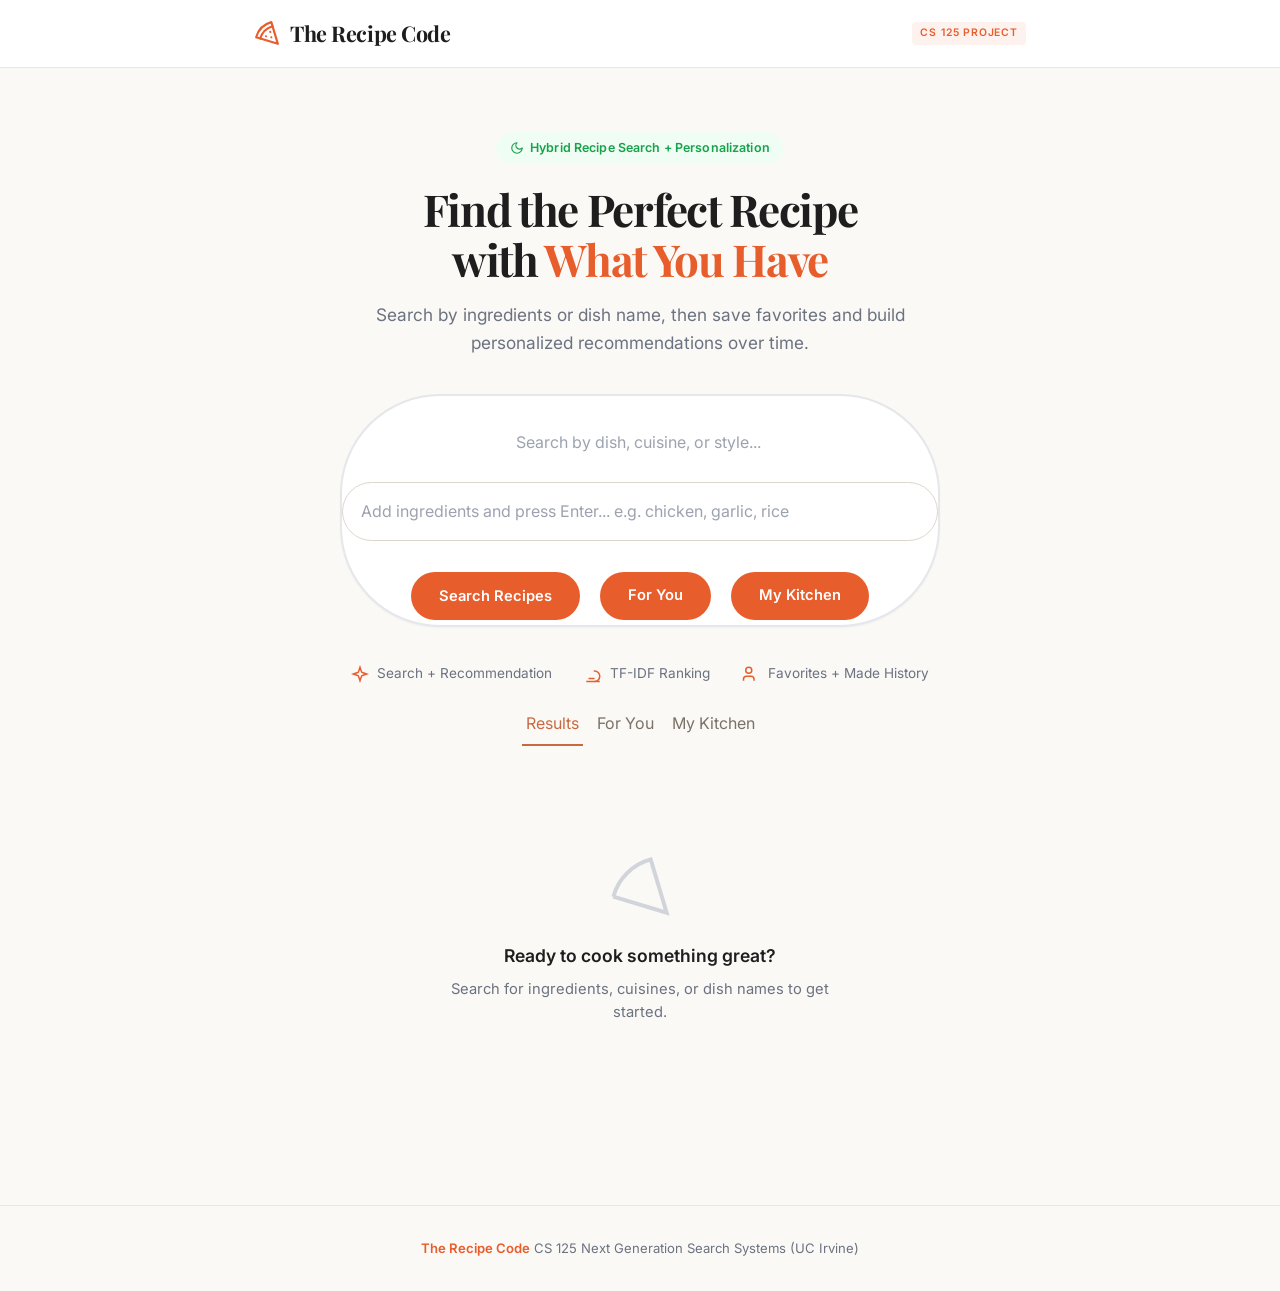
<file: templates/index.html>
<!DOCTYPE html>
<html lang="en">
<head>
  <meta charset="UTF-8">
  <meta name="viewport" content="width=device-width, initial-scale=1.0">
  <title>The Recipe Code — Smart Recipe Search</title>
  <link rel="preconnect" href="https://fonts.googleapis.com">
  <link rel="preconnect" href="https://fonts.gstatic.com" crossorigin>
  <link href="https://fonts.googleapis.com/css2?family=Inter:wght@400;500;600;700&family=Playfair+Display:wght@600;700&display=swap" rel="stylesheet">
  <link rel="stylesheet" href="/static/styles.css">
  <style>
    .top-actions {
      display: flex;
      gap: 10px;
      justify-content: center;
      flex-wrap: wrap;
      margin-top: 16px;
    }

    .secondary-btn {
      border: 1px solid #d9d4cc;
      background: white;
      color: #3e342b;
      border-radius: 999px;
      padding: 10px 16px;
      font: inherit;
      cursor: pointer;
    }

    .secondary-btn:hover {
      background: #f7f4ef;
    }

    .results-header-row {
      display: flex;
      justify-content: space-between;
      align-items: center;
      gap: 12px;
      margin-bottom: 20px;
      flex-wrap: wrap;
    }

    .recipe-actions {
      display: flex;
      gap: 8px;
      align-items: center;
      flex-wrap: wrap;
    }

    .pill-btn {
      border: 1px solid #d9d4cc;
      background: white;
      border-radius: 999px;
      padding: 8px 12px;
      font-size: 13px;
      cursor: pointer;
    }

    .pill-btn.active {
      border-color: #c76a42;
      color: #c76a42;
      background: #fff7f2;
    }

    .mini-meta {
      display: flex;
      gap: 14px;
      flex-wrap: wrap;
      font-size: 13px;
      color: #6c6258;
      margin-top: 10px;
    }

    .modal-overlay {
      position: fixed;
      inset: 0;
      background: rgba(20, 16, 12, 0.55);
      display: none;
      align-items: center;
      justify-content: center;
      padding: 24px;
      z-index: 1000;
    }

    .modal-overlay.open {
      display: flex;
    }

    .modal {
      width: min(760px, 100%);
      max-height: 88vh;
      overflow: auto;
      background: #fffdf9;
      border-radius: 18px;
      box-shadow: 0 30px 80px rgba(0,0,0,0.18);
      padding: 28px;
      position: relative;
    }

    .modal-close {
      position: absolute;
      top: 14px;
      right: 14px;
      border: 1px solid #ddd6ca;
      background: white;
      width: 36px;
      height: 36px;
      border-radius: 999px;
      cursor: pointer;
      font-size: 18px;
    }

    .modal h2 {
      margin-bottom: 8px;
    }

    .modal-section {
      margin-top: 24px;
    }

    .modal-section h3 {
      margin-bottom: 10px;
      font-size: 20px;
    }

    .ingredient-list,
    .similar-list {
      display: grid;
      gap: 10px;
    }

    .ingredient-chip {
      display: inline-block;
      border: 1px solid #e3ddd2;
      background: #faf7f2;
      border-radius: 999px;
      padding: 6px 10px;
      font-size: 13px;
      margin: 4px 6px 0 0;
    }

    .step-list {
      padding-left: 20px;
      display: grid;
      gap: 10px;
    }

    .similar-card {
      border: 1px solid #e3ddd2;
      border-radius: 14px;
      padding: 12px;
      cursor: pointer;
      background: white;
    }

    .similar-card:hover {
      background: #faf7f2;
    }

    .hidden {
      display: none !important;
    }

    .view-switch {
      display: flex;
      gap: 10px;
      justify-content: center;
      margin-top: 18px;
      flex-wrap: wrap;
    }

    .view-btn {
      background: none;
      border: none;
      border-bottom: 2px solid transparent;
      padding: 8px 4px;
      cursor: pointer;
      font: inherit;
      color: #7b7166;
    }

    .view-btn.active {
      color: #c76a42;
      border-bottom-color: #c76a42;
    }

    .status-note {
      font-size: 13px;
      color: #7b7166;
    }
    
    .input-chip {
        display: inline-flex;
        align-items: center;
        gap: 8px;
        border: 1px solid #e3ddd2;
        background: #faf7f2;
        border-radius: 999px;
        padding: 8px 12px;
        font-size: 13px;
        color: #4b4036;
      }
      
      .input-chip button {
        border: none;
        background: none;
        cursor: pointer;
        font-size: 14px;
        color: #8a7a6a;
        padding: 0;
      }
  </style>
</head>
<body>

  <nav class="navbar">
    <div class="container">
      <a href="/" class="navbar-brand" onclick="showView('search'); return false;">
        <svg xmlns="http://www.w3.org/2000/svg" width="26" height="26" viewBox="0 0 24 24" fill="none" stroke="currentColor" stroke-width="2" stroke-linecap="round" stroke-linejoin="round"><path d="M15 11h.01"/><path d="M11 15h.01"/><path d="M16 16h.01"/><path d="m2 16 20 6-6-20A20 20 0 0 0 2 16"/><path d="M5.71 17.11a17.04 17.04 0 0 1 11.4-11.4"/></svg>
        The Recipe Code
      </a>
      <span class="navbar-tag">CS 125 Project</span>
    </div>
  </nav>

  <section class="hero">
    <div class="container">
      <div class="hero-badge">
        <svg xmlns="http://www.w3.org/2000/svg" viewBox="0 0 24 24" fill="none" stroke="currentColor" stroke-width="2" stroke-linecap="round" stroke-linejoin="round"><path d="M12 3a6 6 0 0 0 9 9 9 9 0 1 1-9-9Z"/></svg>
        Hybrid Recipe Search + Personalization
      </div>

      <h1>Find the Perfect Recipe<br>with <span>What You Have</span></h1>

      <p class="hero-description">
        Search by ingredients or dish name, then save favorites and build personalized recommendations over time.
      </p>

      <form class="search-form" id="search-form" style="display:block;">
        <div style="position:relative;">
          <span class="search-icon">
            <svg xmlns="http://www.w3.org/2000/svg" viewBox="0 0 24 24" fill="none" stroke="currentColor" stroke-width="2" stroke-linecap="round" stroke-linejoin="round"><circle cx="11" cy="11" r="8"/><path d="m21 21-4.3-4.3"/></svg>
          </span>
          <input id="query-input" type="text" placeholder="Search by dish, cuisine, or style... e.g. mexican, pasta, soup">
        </div>
      
        <div style="margin-top:14px;">
          <input
            id="ingredient-input"
            type="text"
            placeholder="Add ingredients and press Enter... e.g. chicken, garlic, rice"
            style="width:100%;padding:16px 18px;border-radius:999px;border:1px solid #ddd6ca;font:inherit;"
          >
          <div id="ingredient-chips" style="margin-top:10px;display:flex;flex-wrap:wrap;gap:8px;"></div>
        </div>
      
        <div class="top-actions" style="margin-top:16px;">
          <button type="submit">Search Recipes</button>
          <button class="secondary-btn" type="button" onclick="loadForYou()">For You</button>
          <button class="secondary-btn" type="button" onclick="loadProfile()">My Kitchen</button>
        </div>
      </form>

      <div class="features-strip">
        <div class="feature-item">
          <svg xmlns="http://www.w3.org/2000/svg" viewBox="0 0 24 24" fill="none" stroke="currentColor" stroke-width="2"><path d="m12 3-1.912 5.813a2 2 0 0 1-1.275 1.275L3 12l5.813 1.912a2 2 0 0 1 1.275 1.275L12 21l1.912-5.813a2 2 0 0 1 1.275-1.275L21 12l-5.813-1.912a2 2 0 0 1-1.275-1.275L12 3Z"/></svg>
          Search + Recommendation
        </div>
        <div class="feature-item">
          <svg xmlns="http://www.w3.org/2000/svg" viewBox="0 0 24 24" fill="none" stroke="currentColor" stroke-width="2"><path d="M6 18h8"/><path d="M3 22h18"/><path d="M14 22a7 7 0 1 0 0-14h-1"/></svg>
          TF-IDF Ranking
        </div>
        <div class="feature-item">
          <svg xmlns="http://www.w3.org/2000/svg" viewBox="0 0 24 24" fill="none" stroke="currentColor" stroke-width="2"><path d="M16 21v-2a4 4 0 0 0-4-4H6a4 4 0 0 0-4 4v2"/><circle cx="9" cy="7" r="4"/></svg>
          Favorites + Made History
        </div>
      </div>

      <div class="view-switch">
        <button class="view-btn active" id="btn-search-view" type="button" onclick="showView('search')">Results</button>
        <button class="view-btn" id="btn-foryou-view" type="button" onclick="showView('foryou')">For You</button>
        <button class="view-btn" id="btn-profile-view" type="button" onclick="showView('profile')">My Kitchen</button>
      </div>
    </div>
  </section>

  <section class="results-section">
    <div class="container">

      <div id="search-view">
        <div id="results-area">
          <div class="empty-state">
            <svg class="empty-icon" xmlns="http://www.w3.org/2000/svg" viewBox="0 0 24 24" fill="none" stroke="currentColor" stroke-width="1.5"><path d="M15 11h.01"/><path d="M11 15h.01"/><path d="M16 16h.01"/><path d="m2 16 20 6-6-20A20 20 0 0 0 2 16"/></svg>
            <h3>Ready to cook something great?</h3>
            <p>Search for ingredients, cuisines, or dish names to get started.</p>
          </div>
        </div>
      </div>

      <div id="foryou-view" class="hidden">
        <div id="foryou-area">
          <div class="empty-state">
            <h3>Personalized picks will appear here</h3>
            <p>Browse, favorite, and mark recipes as made to build your taste profile.</p>
          </div>
        </div>
      </div>

      <div id="profile-view" class="hidden">
        <div id="profile-area">
          <div class="empty-state">
            <h3>Your profile summary will appear here</h3>
            <p>Open a few recipes to start tracking your activity.</p>
          </div>
        </div>
      </div>

    </div>
  </section>

  <footer class="footer">
    <div class="container">
      <span class="footer-brand">The Recipe Code</span> CS 125 Next Generation Search Systems (UC Irvine)
    </div>
  </footer>

  <div class="modal-overlay" id="modal-overlay" onclick="maybeCloseModal(event)">
    <div class="modal">
      <div id="modal-content"></div>
    </div>
  </div>

  <script>
    let lastResults = [];
    let profile = { viewed: {}, favorited: [], made: [] };
    let selectedIngredients = [];

  function showView(view) {
    ['search','foryou','profile'].forEach(v => {
      document.getElementById(`${v}-view`).classList.toggle('hidden', v !== view);
      document.getElementById(`btn-${v}-view`).classList.toggle('active', v === view);
    });
    if (view === 'foryou')  loadForYou();   // <-- add this
    if (view === 'profile') loadProfile();  // <-- add this
  }

    document.getElementById('search-form').addEventListener('submit', async (e) => {
      e.preventDefault();
      await doSearch();
    });

    async function doSearch() {
      const query = document.getElementById('query-input').value.trim();
      const pendingIngredient = document.getElementById('ingredient-input').value.trim();
    
      if (pendingIngredient) {
        addIngredient(pendingIngredient);
        document.getElementById('ingredient-input').value = '';
      }
    
      if (!query && selectedIngredients.length === 0) {
        renderEmpty('results-area', 'No query entered', 'Try a dish name, cuisine, or add ingredients like chicken, pasta, or garlic.');
        return;
      }
    
      document.getElementById('results-area').innerHTML = `
        <div class="empty-state">
          <h3>Searching...</h3>
          <p>Please wait a moment.</p>
        </div>
      `;
    
      showView('search');
    
      try {
        const res = await fetch('/api/search', {
          method: 'POST',
          headers: { 'Content-Type': 'application/json' },
          body: JSON.stringify({
            query,
            ingredients: selectedIngredients,
            k: 20
          })
        });
    
        if (!res.ok) {
          throw new Error(`Search request failed: ${res.status}`);
        }
    
        const data = await res.json();
        lastResults = data.results || [];
        renderResults(lastResults, 'results-area', `${lastResults.length} recipes found`);
      } catch (e) {
        renderEmpty('results-area', 'Search failed', e.message);
      }
    }

    async function loadForYou() {
      // Show a spinner immediately
      document.getElementById('foryou-area').innerHTML = `
        <div class="empty-state">
          <h3>Loading recommendations...</h3>
          <p>Personalizing based on your history${selectedIngredients.length ? ' and your ingredients' : ''}…</p>
        </div>
      `;
 
      try {
        // POST so we can send the current ingredient list as context
        const res = await fetch('/api/recommendations/for-you', {
          method: 'POST',
          headers: { 'Content-Type': 'application/json' },
          body: JSON.stringify({ ingredients: selectedIngredients })
        });
        if (!res.ok) throw new Error(`Recommendation request failed: ${res.status}`);
        const data = await res.json();
 
        if (!data.results || data.results.length === 0) {
          renderEmpty('foryou-area', 'No recommendations yet', 'Interact with a few recipes first.');
          return;
        }
 
        // Build a human-readable label describing the mode
        let label = 'Popular Recipes';
        if (!data.cold_start) {
          label = 'Picked for You';
        } else if (data.mode === 'ingredients') {
          label = 'Based on Your Ingredients';
        }
 
        const modeTag = data.cold_start
          ? `<span class="foryou-mode-badge">${data.mode === 'ingredients' ? '🥕 Ingredient match' : '⭐ Popular'}</span>`
          : `<span class="foryou-mode-badge">✨ Personalized</span>`;
 
        const area = document.getElementById('foryou-area');
        area.innerHTML = `
          <div class="results-header-row">
            <h2>${label}</h2>
            ${modeTag}
          </div>
          <div class="results-grid">
            ${data.results.map((r, i) => recipeCardHTML(r, i + 1)).join('')}
          </div>
        `;
      } catch (e) {
        renderEmpty('foryou-area', 'Could not load recommendations', e.message);
      }
    }

    async function loadProfile() {
      document.getElementById('profile-area').innerHTML =
        `<div class="empty-state"><h3>Loading your kitchen…</h3></div>`;
      try {
        const res = await fetch('/api/profile');
        if (!res.ok) throw new Error(`Profile failed: ${res.status}`);
        const p = await res.json();

        if (!p.favorited_count && !p.made_count && !p.viewed_count) {
          renderEmpty('profile-area', 'Your Kitchen is empty',
            'Open recipes, favorite them, or mark as made to build your history.');
          return;
        }

        let html = `
          <div class="results-header-row"><h2>My Kitchen</h2></div>
          <div style="display:flex;gap:16px;flex-wrap:wrap;margin-bottom:28px;">
            ${[['Viewed', p.viewed_count], ['Favorited', p.favorited_count], ['Made', p.made_count]].map(([label, n]) => `
              <div style="background:#faf7f2;border:1px solid #e3ddd2;border-radius:14px;padding:14px 20px;text-align:center;min-width:90px;">
                <div style="font-size:28px;font-weight:700;color:#c76a42;">${n ?? 0}</div>
                <div style="font-size:12px;color:#7b7166;">${label}</div>
              </div>`).join('')}
          </div>`;

        if (p.favorited_recipes?.length) {
          html += `<h3 style="margin:24px 0 12px">❤️ Favorites</h3>
                  <div class="results-grid">${p.favorited_recipes.map((r,i) => recipeCardHTML(r,i+1)).join('')}</div>`;
        }
        if (p.made_recipes?.length) {
          html += `<h3 style="margin:24px 0 12px">✅ Made</h3>
                  <div class="results-grid">${p.made_recipes.map((r,i) => recipeCardHTML(r,i+1)).join('')}</div>`;
        }
        if (p.viewed_recipes?.length) {
          html += `<h3 style="margin:24px 0 12px">👀 Recently Viewed</h3>
                  <div class="results-grid">${p.viewed_recipes.map((r,i) => recipeCardHTML(r,i+1)).join('')}</div>`;
        }

        document.getElementById('profile-area').innerHTML = html;
      } catch (e) {
        renderEmpty('profile-area', 'Could not load profile', e.message);
      }
    }

    function renderResults(results, containerId, label) {
      const area = document.getElementById(containerId);

      if (!results || results.length === 0) {
        renderEmpty(containerId, 'No recipes found', 'Try a broader query like pasta, soup, or chicken.');
        return;
      }

      area.innerHTML = `
        <div class="results-header-row">
          <h2>${label}</h2>
        </div>
        <div class="results-grid">
          ${results.map((r, i) => recipeCardHTML(r, i + 1)).join('')}
        </div>
      `;
    }

    function recipeCardHTML(r, rank) {
      const score = Number(r.score || 0).toFixed(2);

      return `
        <div class="result-card" onclick="openRecipe(${r.RecipeId})">
          <div class="result-card-left">
            <span class="result-rank">${rank}</span>
            <div class="result-info">
              <div class="result-name">${escapeHtml(r.Name || 'Untitled')}</div>
              <div class="result-score">
                Relevance: ${score}
                ${r.RecipeCategory ? ` · ${escapeHtml(r.RecipeCategory)}` : ''}
              </div>
              <div class="mini-meta">
                ${r.TotalTime ? `<span>${escapeHtml(r.TotalTime)}</span>` : ''}
                ${r.Calories ? `<span>${Math.round(Number(r.Calories))} cal</span>` : ''}
                ${r.AggregatedRating ? `<span>★ ${Number(r.AggregatedRating).toFixed(1)}</span>` : ''}
              </div>
            </div>
          </div>
          <div class="recipe-actions" onclick="event.stopPropagation()">
            <button class="pill-btn ${r.is_favorited ? 'active' : ''}" onclick="toggleFavorite(${r.RecipeId}, this)">
              ${r.is_favorited ? '❤️ Favorited' : '🤍 Favorite'}
            </button>
            <button class="pill-btn ${r.is_made ? 'active' : ''}" onclick="toggleMade(${r.RecipeId}, this)">
              ${r.is_made ? '✅ Made' : '☑️ Made'}
            </button>
          </div>
        </div>
      `;
    }

    async function openRecipe(recipeId) {
      const overlay = document.getElementById('modal-overlay');
      const modal = document.getElementById('modal-content');

      modal.innerHTML = `
        <button class="modal-close" onclick="closeModal()">✕</button>
        <div class="empty-state">
          <h3>Loading recipe...</h3>
          <p>Please wait a moment.</p>
        </div>
      `;

      overlay.classList.add('open');
      document.body.style.overflow = 'hidden';

      try {
        const res = await fetch(`/api/recipe/${recipeId}`);
        if (!res.ok) throw new Error(`Recipe request failed: ${res.status}`);

        const r = await res.json();
        if (r.error) throw new Error(r.error);

        modal.innerHTML = `
          <button class="modal-close" onclick="closeModal()">✕</button>
          <div class="hero-badge">${escapeHtml(r.RecipeCategory || 'Recipe')}</div>
          <h2>${escapeHtml(r.Name || 'Untitled')}</h2>

          <div class="recipe-actions" style="margin-top:16px;">
            <button class="pill-btn ${r.is_favorited ? 'active' : ''}" onclick="toggleFavorite(${r.RecipeId}, this, true)">
              ${r.is_favorited ? '❤️ Favorited' : '🤍 Favorite'}
            </button>
            <button class="pill-btn ${r.is_made ? 'active' : ''}" onclick="toggleMade(${r.RecipeId}, this, true)">
              ${r.is_made ? '✅ Made it' : '☑️ Mark as made'}
            </button>
          </div>

          <div class="mini-meta" style="margin-top:16px;">
            <span>★ ${Number(r.AggregatedRating || 0).toFixed(1)}</span>
            <span>${r.ReviewCount || 0} reviews</span>
            ${r.TotalTime ? `<span>${escapeHtml(r.TotalTime)}</span>` : ''}
            ${r.Calories ? `<span>${Math.round(Number(r.Calories))} cal</span>` : ''}
            ${r.RecipeServings ? `<span>${escapeHtml(String(r.RecipeServings))} servings</span>` : ''}
          </div>

          ${r.Description ? `<div class="modal-section"><p>${escapeHtml(r.Description)}</p></div>` : ''}

          ${(r.parsed_ingredients || []).length ? `
            <div class="modal-section">
              <h3>Ingredients</h3>
              <div class="ingredient-list">
                ${(r.parsed_ingredients || []).map(i => `<span class="ingredient-chip">${escapeHtml(i)}</span>`).join('')}
              </div>
            </div>
          ` : ''}

          ${(r.parsed_instructions || []).length ? `
            <div class="modal-section">
              <h3>Instructions</h3>
              <ol class="step-list">
                ${(r.parsed_instructions || []).map(step => `<li>${escapeHtml(step)}</li>`).join('')}
              </ol>
            </div>
          ` : ''}

          ${(r.similar || []).length ? `
            <div class="modal-section">
              <h3>You Might Also Like</h3>
              <div class="similar-list">
                ${(r.similar || []).map(s => `
                  <div class="similar-card" onclick="openRecipe(${s.RecipeId})">
                    <strong>${escapeHtml(s.Name || 'Untitled')}</strong>
                    <div class="status-note">${escapeHtml(s.RecipeCategory || '')}</div>
                  </div>
                `).join('')}
              </div>
            </div>
          ` : ''}
        `;
      } catch (e) {
        modal.innerHTML = `
          <button class="modal-close" onclick="closeModal()">✕</button>
          <div class="empty-state">
            <h3>Could not load recipe</h3>
            <p>${escapeHtml(e.message)}</p>
          </div>
        `;
      }
    }
    function renderIngredientChips() {
      const root = document.getElementById('ingredient-chips');
      root.innerHTML = selectedIngredients.map((ing, idx) => `
        <span class="input-chip">
        ${escapeHtml(ing)}
        <button type="button" onclick="removeIngredient(${idx})">✕</button>
        </span>
      `).join('');
    }
      
    function addIngredient(raw) {
      const ing = String(raw || '').trim().toLowerCase();
      if (!ing) return;
      if (selectedIngredients.includes(ing)) return;
      selectedIngredients.push(ing);
      renderIngredientChips();
    }
    
    function removeIngredient(index) {
      selectedIngredients.splice(index, 1);
      renderIngredientChips();
    }

    document.getElementById('ingredient-input').addEventListener('keydown', (e) => {
      if (e.key === 'Enter' || e.key === ',') {
        e.preventDefault();
        addIngredient(e.target.value.replace(/,$/, ''));
        e.target.value = '';
      }
    });

    function closeModal() {
      document.getElementById('modal-overlay').classList.remove('open');
      document.body.style.overflow = '';
    }

    function maybeCloseModal(e) {
      if (e.target.id === 'modal-overlay') closeModal();
    }

    document.addEventListener('keydown', (e) => {
      if (e.key === 'Escape') closeModal();
    });

    async function toggleFavorite(recipeId, btn, modal = false) {
      try {
        const res = await fetch(`/api/profile/favorite/${recipeId}`, { method: 'POST' });
        const data = await res.json();

        btn.classList.toggle('active', !!data.favorited);
        btn.textContent = data.favorited ? '❤️ Favorited' : '🤍 Favorite';
      } catch (e) {
        console.error(e);
      }
    }

    async function toggleMade(recipeId, btn, modal = false) {
      try {
        const res = await fetch(`/api/profile/made/${recipeId}`, { method: 'POST' });
        const data = await res.json();

        btn.classList.toggle('active', !!data.made);
        btn.textContent = data.made ? '✅ Made it' : '☑️ Mark as made';
      } catch (e) {
        console.error(e);
      }
    }

    function renderEmpty(containerId, title, message) {
      document.getElementById(containerId).innerHTML = `
        <div class="empty-state">
          <h3>${escapeHtml(title)}</h3>
          <p>${escapeHtml(message)}</p>
        </div>
      `;
    }

    function escapeHtml(value) {
      return String(value ?? '')
        .replaceAll('&', '&amp;')
        .replaceAll('<', '&lt;')
        .replaceAll('>', '&gt;')
        .replaceAll('"', '&quot;')
        .replaceAll("'", '&#039;');
    }
  </script>
</body>
</html>
</file>
<file: static/styles.css>
/* ===== RESET & BASE ===== */
*,
*::before,
*::after {
  margin: 0;
  padding: 0;
  box-sizing: border-box;
}

:root {
  --color-bg: #faf9f6;
  --color-surface: #ffffff;
  --color-primary: #e85d2c;
  --color-primary-hover: #cf4e22;
  --color-text: #1e1e1e;
  --color-text-muted: #6b7280;
  --color-border: #e5e7eb;
  --color-accent-green: #16a34a;
  --color-accent-green-bg: #f0fdf4;
  --radius: 12px;
  --shadow-sm: 0 1px 2px rgba(0, 0, 0, 0.04);
  --shadow-md: 0 4px 12px rgba(0, 0, 0, 0.06);
  --shadow-lg: 0 8px 30px rgba(0, 0, 0, 0.08);
  --font-sans: "Inter", -apple-system, BlinkMacSystemFont, "Segoe UI", Roboto,
    sans-serif;
  --font-display: "Playfair Display", Georgia, serif;
}

html {
  font-size: 16px;
  scroll-behavior: smooth;
}

body {
  font-family: var(--font-sans);
  background-color: var(--color-bg);
  color: var(--color-text);
  line-height: 1.6;
  -webkit-font-smoothing: antialiased;
  -moz-osx-font-smoothing: grayscale;
}

a {
  color: inherit;
  text-decoration: none;
}

img {
  max-width: 100%;
  display: block;
}

/* ===== LAYOUT ===== */
.container {
  width: 100%;
  max-width: 820px;
  margin: 0 auto;
  padding: 0 24px;
}

/* ===== NAVBAR ===== */
.navbar {
  background: var(--color-surface);
  border-bottom: 1px solid var(--color-border);
  padding: 16px 0;
  position: sticky;
  top: 0;
  z-index: 100;
  backdrop-filter: blur(10px);
  background: rgba(255, 255, 255, 0.92);
}

.navbar .container {
  display: flex;
  align-items: center;
  justify-content: space-between;
}

.navbar-brand {
  display: flex;
  align-items: center;
  gap: 10px;
  font-family: var(--font-display);
  font-size: 1.35rem;
  font-weight: 700;
  color: var(--color-text);
  letter-spacing: -0.02em;
}

.navbar-brand svg {
  color: var(--color-primary);
}

.navbar-tag {
  font-family: var(--font-sans);
  font-size: 0.65rem;
  font-weight: 600;
  text-transform: uppercase;
  letter-spacing: 0.08em;
  color: var(--color-primary);
  background: rgba(232, 93, 44, 0.08);
  padding: 3px 8px;
  border-radius: 4px;
}

.instructions-paragraphs p {
  margin: 0 0 14px 0;
  line-height: 1.65;
}

/* ===== HERO SECTION ===== */
.hero {
  text-align: center;
  padding: 64px 0 48px;
}

.hero-badge {
  display: inline-flex;
  align-items: center;
  gap: 6px;
  font-size: 0.78rem;
  font-weight: 600;
  color: var(--color-accent-green);
  background: var(--color-accent-green-bg);
  padding: 6px 14px;
  border-radius: 100px;
  margin-bottom: 20px;
  letter-spacing: 0.01em;
}

.hero-badge svg {
  width: 14px;
  height: 14px;
}

.hero h1 {
  font-family: var(--font-display);
  font-size: 2.75rem;
  font-weight: 700;
  line-height: 1.15;
  color: var(--color-text);
  letter-spacing: -0.03em;
  margin-bottom: 16px;
}

.hero h1 span {
  color: var(--color-primary);
}

.hero-description {
  font-size: 1.08rem;
  color: var(--color-text-muted);
  max-width: 560px;
  margin: 0 auto 36px;
  line-height: 1.65;
}

/* ===== SEARCH FORM ===== */
.search-form {
  display: flex;
  align-items: stretch;
  gap: 0;
  max-width: 600px;
  margin: 0 auto;
  background: var(--color-surface);
  border: 2px solid var(--color-border);
  border-radius: 100px;
  overflow: hidden;
  transition: border-color 0.2s ease, box-shadow 0.2s ease;
  box-shadow: var(--shadow-sm);
}

.search-form:focus-within {
  border-color: var(--color-primary);
  box-shadow: 0 0 0 4px rgba(232, 93, 44, 0.1);
}

.search-icon {
  display: flex;
  align-items: center;
  padding-left: 20px;
  color: var(--color-text-muted);
}

.search-icon svg {
  width: 20px;
  height: 20px;
  flex-shrink: 0;
}

.search-form input[type="text"] {
  flex: 1;
  border: none;
  outline: none;
  padding: 16px 14px;
  font-size: 1rem;
  font-family: var(--font-sans);
  color: var(--color-text);
  background: transparent;
}

.search-form input[type="text"]::placeholder {
  color: #9ca3af;
}

.search-form button {
  background: var(--color-primary);
  color: #ffffff;
  border: none;
  padding: 12px 28px;
  font-size: 0.92rem;
  font-weight: 600;
  font-family: var(--font-sans);
  cursor: pointer;
  transition: background 0.2s ease;
  margin: 5px;
  border-radius: 100px;
  white-space: nowrap;
}

.search-form button:hover {
  background: var(--color-primary-hover);
}

/* ===== FEATURES STRIP ===== */
.features-strip {
  display: flex;
  justify-content: center;
  gap: 32px;
  margin-top: 36px;
  flex-wrap: wrap;
}

.feature-item {
  display: flex;
  align-items: center;
  gap: 8px;
  font-size: 0.85rem;
  color: var(--color-text-muted);
}

.feature-item svg {
  width: 18px;
  height: 18px;
  color: var(--color-primary);
  flex-shrink: 0;
}

/* ===== RESULTS SECTION ===== */
.results-section {
  padding-bottom: 80px;
}

.results-header {
  display: flex;
  align-items: center;
  justify-content: space-between;
  margin-bottom: 20px;
  padding-top: 12px;
}

.results-header h2 {
  font-family: var(--font-display);
  font-size: 1.5rem;
  font-weight: 700;
  color: var(--color-text);
}

.results-count {
  font-size: 0.85rem;
  color: var(--color-text-muted);
  background: var(--color-bg);
  padding: 4px 12px;
  border-radius: 100px;
  border: 1px solid var(--color-border);
}

/* ===== RESULT CARDS ===== */
.results-grid {
  display: grid;
  grid-template-columns: 1fr;
  gap: 12px;
}

.result-card {
  background: var(--color-surface);
  border: 1px solid var(--color-border);
  border-radius: var(--radius);
  padding: 20px 24px;
  display: flex;
  align-items: center;
  justify-content: space-between;
  gap: 16px;
  transition: box-shadow 0.2s ease, border-color 0.2s ease, transform 0.15s ease;
  cursor: pointer;
}

.result-card:hover {
  box-shadow: var(--shadow-md);
  border-color: rgba(232, 93, 44, 0.25);
  transform: translateY(-1px);
}

.result-card-left {
  display: flex;
  align-items: center;
  gap: 16px;
  min-width: 0;
}

.result-rank {
  font-size: 0.8rem;
  font-weight: 700;
  color: var(--color-text-muted);
  background: var(--color-bg);
  width: 32px;
  height: 32px;
  border-radius: 8px;
  display: flex;
  align-items: center;
  justify-content: center;
  flex-shrink: 0;
  border: 1px solid var(--color-border);
}

.result-info {
  min-width: 0;
}

.result-name {
  font-size: 1.02rem;
  font-weight: 600;
  color: var(--color-text);
  white-space: nowrap;
  overflow: hidden;
  text-overflow: ellipsis;
}

.result-name a {
  color: var(--color-text);
  transition: color 0.15s ease;
}

.result-name a:hover {
  color: var(--color-primary);
}

.result-score {
  display: inline-flex;
  align-items: center;
  gap: 4px;
  font-size: 0.78rem;
  color: var(--color-text-muted);
  margin-top: 4px;
}

.score-bar-track {
  display: inline-block;
  width: 60px;
  height: 4px;
  background: var(--color-bg);
  border-radius: 100px;
  overflow: hidden;
  border: 1px solid var(--color-border);
  vertical-align: middle;
}

.score-bar-fill {
  display: block;
  height: 100%;
  background: var(--color-primary);
  border-radius: 100px;
}

.result-arrow {
  color: var(--color-text-muted);
  flex-shrink: 0;
  transition: transform 0.2s ease, color 0.2s ease;
}

.result-card:hover .result-arrow {
  transform: translateX(3px);
  color: var(--color-primary);
}

/* ===== EMPTY STATE ===== */
.empty-state {
  text-align: center;
  padding: 60px 20px;
}

.empty-icon {
  width: 64px;
  height: 64px;
  margin: 0 auto 16px;
  color: #d1d5db;
}

.empty-state h3 {
  font-size: 1.1rem;
  font-weight: 600;
  color: var(--color-text);
  margin-bottom: 8px;
}

.empty-state p {
  font-size: 0.92rem;
  color: var(--color-text-muted);
  max-width: 380px;
  margin: 0 auto;
  line-height: 1.6;
}

/* ===== RECIPE DETAIL PAGE ===== */
.recipe-page {
  padding: 40px 0 80px;
}

.back-link {
  display: inline-flex;
  align-items: center;
  gap: 6px;
  font-size: 0.88rem;
  font-weight: 500;
  color: var(--color-text-muted);
  margin-bottom: 28px;
  transition: color 0.15s ease;
}

.back-link:hover {
  color: var(--color-primary);
}

.back-link svg {
  width: 18px;
  height: 18px;
}

.recipe-card {
  background: var(--color-surface);
  border: 1px solid var(--color-border);
  border-radius: 16px;
  overflow: hidden;
  box-shadow: var(--shadow-md);
}

.recipe-header {
  background: linear-gradient(135deg, var(--color-primary), #f97316);
  padding: 40px 36px;
  color: #ffffff;
}

.recipe-header h1 {
  font-family: var(--font-display);
  font-size: 2rem;
  font-weight: 700;
  line-height: 1.2;
  letter-spacing: -0.02em;
  margin-bottom: 12px;
}

.recipe-category-badge {
  display: inline-block;
  font-size: 0.78rem;
  font-weight: 600;
  text-transform: uppercase;
  letter-spacing: 0.06em;
  background: rgba(255, 255, 255, 0.2);
  color: #ffffff;
  padding: 5px 14px;
  border-radius: 100px;
  backdrop-filter: blur(4px);
}

.recipe-body {
  padding: 36px;
}

.recipe-section {
  margin-bottom: 32px;
}

.recipe-section:last-child {
  margin-bottom: 0;
}

.recipe-section-title {
  font-family: var(--font-display);
  font-size: 1.25rem;
  font-weight: 700;
  color: var(--color-text);
  margin-bottom: 14px;
  padding-bottom: 10px;
  border-bottom: 2px solid var(--color-bg);
  display: flex;
  align-items: center;
  gap: 8px;
}

.recipe-section-title svg {
  width: 20px;
  height: 20px;
  color: var(--color-primary);
}

.recipe-description {
  font-size: 1rem;
  color: var(--color-text-muted);
  line-height: 1.7;
}

.ingredient-list {
  list-style: none;
  display: grid;
  grid-template-columns: 1fr 1fr;
  gap: 8px;
}

.ingredient-list li {
  font-size: 0.92rem;
  color: var(--color-text);
  padding: 10px 14px;
  background: var(--color-bg);
  border-radius: 8px;
  border: 1px solid var(--color-border);
  display: flex;
  align-items: center;
  gap: 8px;
}

.ingredient-list li::before {
  content: "";
  width: 6px;
  height: 6px;
  background: var(--color-primary);
  border-radius: 50%;
  flex-shrink: 0;
}

.recipe-instructions {
  font-size: 0.98rem;
  color: var(--color-text);
  line-height: 1.8;
  white-space: pre-line;
}

/* ===== FOOTER ===== */
.footer {
  text-align: center;
  padding: 32px 0;
  font-size: 0.82rem;
  color: var(--color-text-muted);
  border-top: 1px solid var(--color-border);
  margin-top: 40px;
}

.footer-brand {
  font-weight: 600;
  color: var(--color-primary);
}

/* ===== RESPONSIVE ===== */
@media (max-width: 640px) {
  .hero h1 {
    font-size: 2rem;
  }

  .hero-description {
    font-size: 0.95rem;
  }

  .search-form {
    flex-direction: column;
    border-radius: var(--radius);
  }

  .search-icon {
    display: none;
  }

  .search-form input[type="text"] {
    padding: 14px 16px;
  }

  .search-form button {
    margin: 0 5px 5px;
    padding: 14px;
    border-radius: 8px;
  }

  .features-strip {
    flex-direction: column;
    align-items: center;
    gap: 12px;
  }

  .result-card {
    padding: 16px 18px;
  }

  .recipe-header {
    padding: 28px 24px;
  }

  .recipe-header h1 {
    font-size: 1.5rem;
  }

  .recipe-body {
    padding: 24px;
  }

  .ingredient-list {
    grid-template-columns: 1fr;
  }

  .container {
    padding: 0 16px;
  }
}

@media (min-width: 641px) and (max-width: 900px) {
  .hero h1 {
    font-size: 2.3rem;
  }
}
</file>
